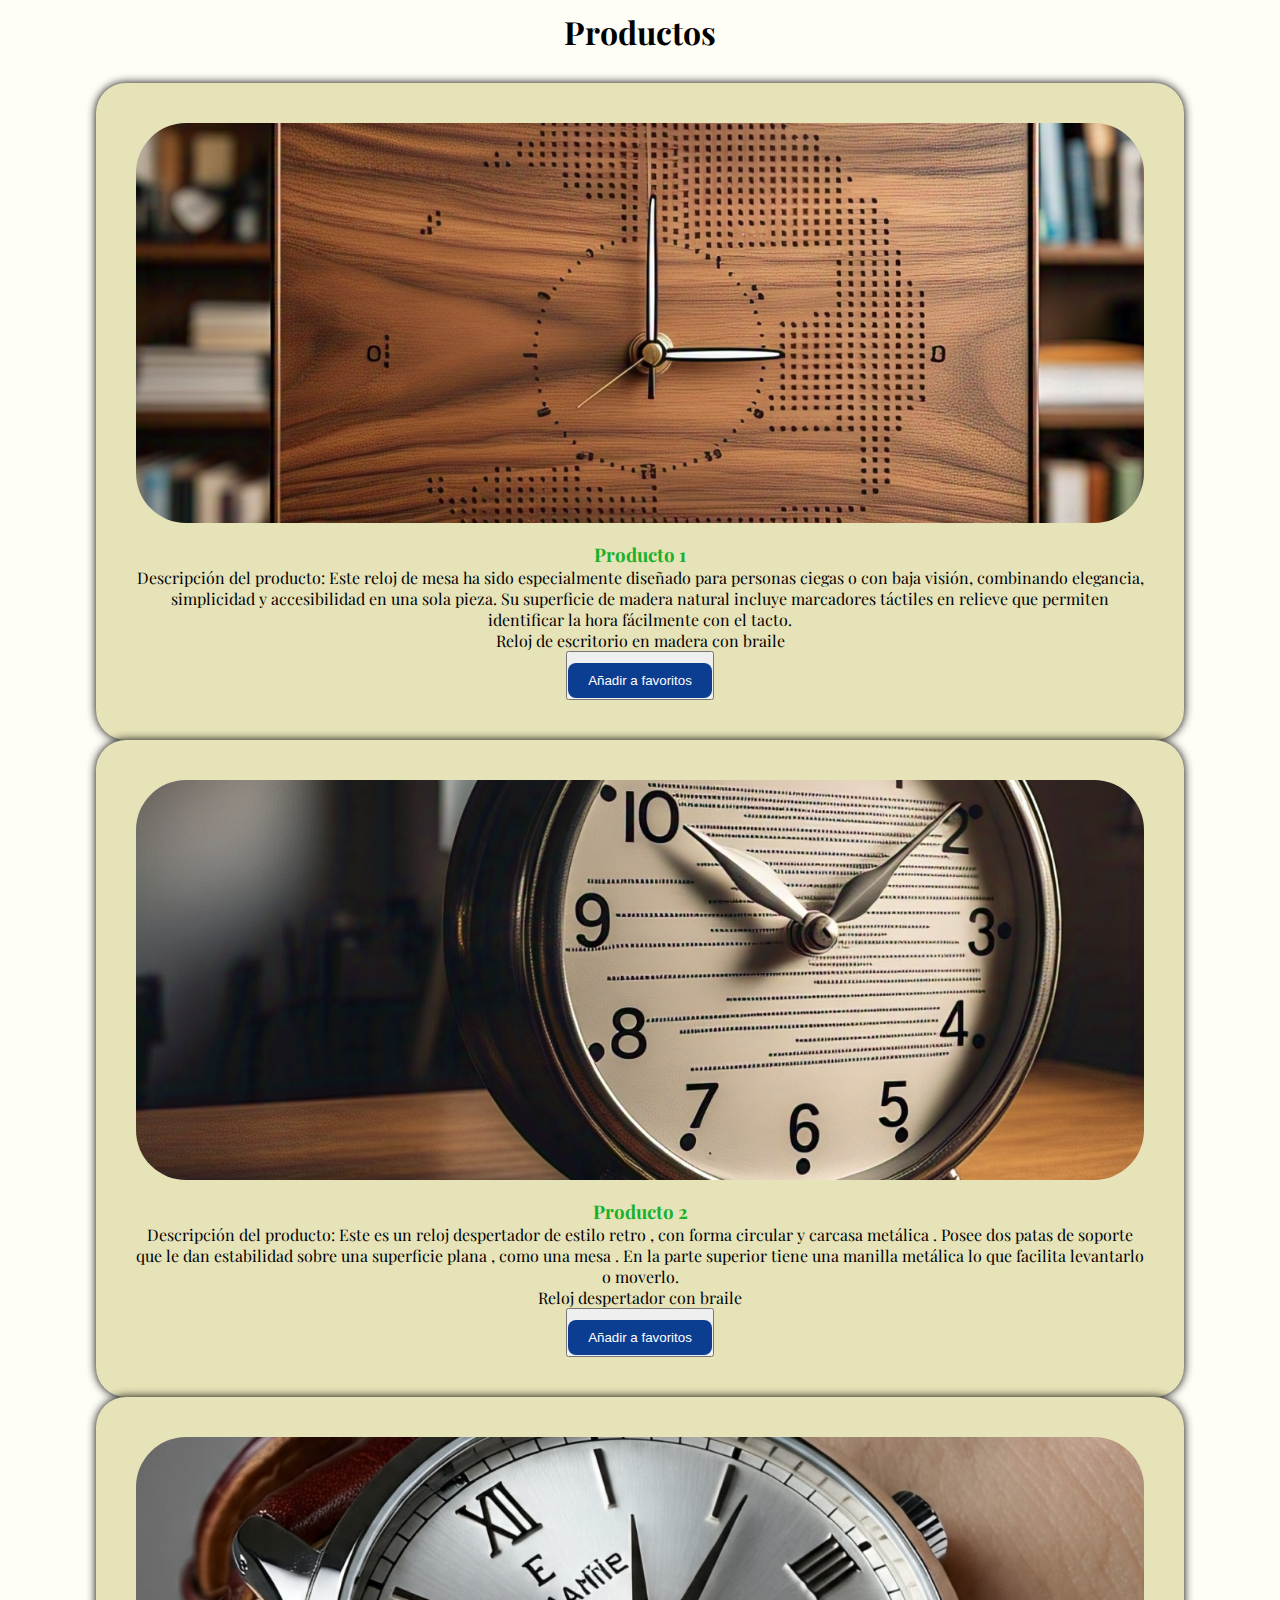
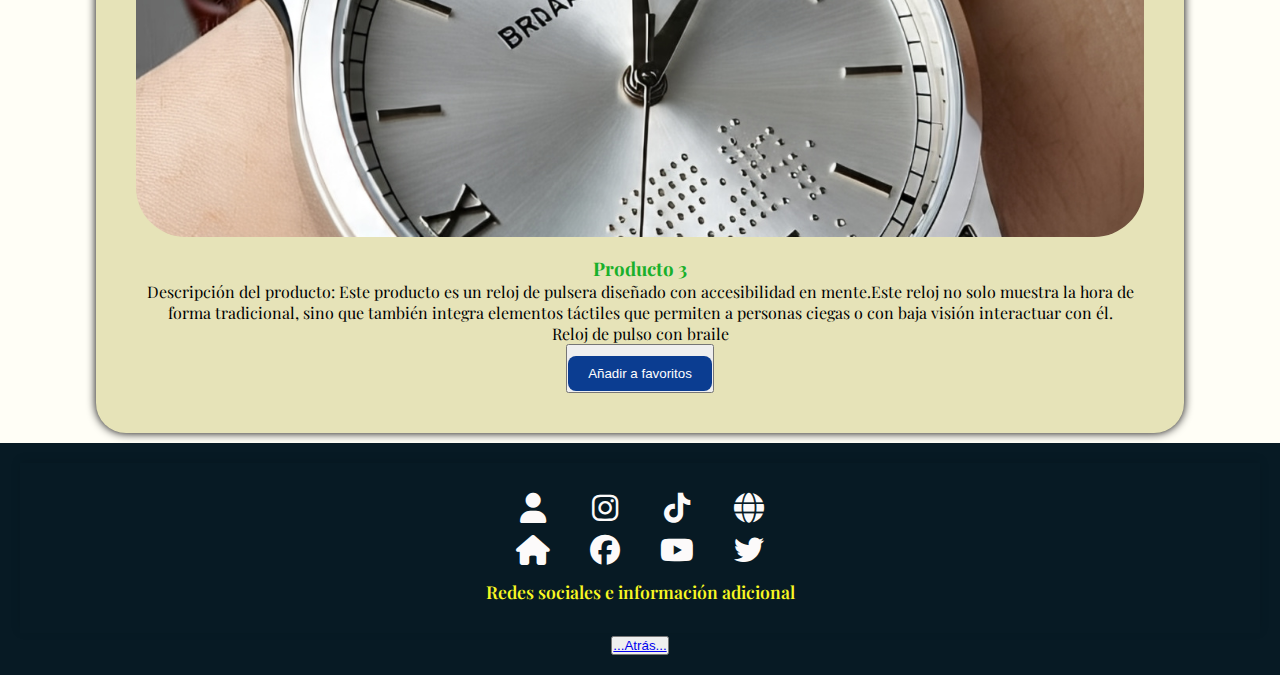
<file: Ciegos o invidentes.html>
<!DOCTYPE html>
<html lang="en">
<head>
    <meta charset="UTF-8">
    <meta name="viewport" content="width=device-width, initial-scale=1.0">
    <title>Ciegos o invidentes</title>
    <link rel="stylesheet" href="https://cdn.jsdelivr.net/npm/bootstrap-icons@1.11.3/font/bootstrap-icons.min.css">
    <link rel="stylesheet" href="style.css">
    <link rel="preconnect" href="https://fonts.googleapis.com">
    <link rel="preconnect" href="https://fonts.gstatic.com" crossorigin>
    <link href="https://fonts.googleapis.com/css2?family=Playfair+Display:ital,wght@0,400..900;1,400..900&display=swap" rel="stylesheet">
   <link rel="stylesheet" href="https://cdnjs.cloudflare.com/ajax/libs/font-awesome/6.5.0/css/all.min.css">
</head>
<body>
    <div class="container">
    <h2>Productos </h2>
      <div class="product">
        <img src="imagenes y videos click clock/IMG-20250408-WA0014.jpg" alt="Producto 1">
        <h3>Producto 1</h3>
        <p>Descripción del producto: Este reloj de mesa ha sido especialmente diseñado para personas ciegas o con baja visión, combinando elegancia, simplicidad y accesibilidad en una sola pieza. Su superficie de madera natural incluye marcadores táctiles en relieve que permiten identificar la hora fácilmente con el tacto.</p>
        <p>Reloj de escritorio en madera con braile</p>
        <button><a href="favoritos.html">Añadir a favoritos</a></button>
    </div>

    <div class="product">
        <img src="imagenes y videos click clock/IMG-20250408-WA0015.jpg" alt="Producto 2">
        <h3>Producto 2</h3>
        <p>Descripción del producto: Este es un reloj despertador de estilo retro , con forma circular y carcasa metálica . Posee dos patas de soporte que le dan estabilidad sobre una superficie plana , como una mesa . En la parte superior tiene una manilla metálica lo que facilita levantarlo o moverlo.</p>
        <p>Reloj despertador con braile</p>
        <button><a href="favoritos.html">Añadir a favoritos</a></button>
    </div>

    <div class="product">
        <img src="imagenes y videos click clock/braile.jpg" alt="Producto 3">
        <h3>Producto 3</h3>
        <p>Descripción del producto: Este producto es un reloj de pulsera diseñado con accesibilidad en mente.Este reloj no solo muestra la hora de forma tradicional, sino que también integra elementos táctiles que permiten a personas ciegas o con baja visión interactuar con él. </p>
        <p>Reloj de pulso con braile</p>
        <button><a href="favoritos.html">Añadir a favoritos</a></button>
    </div>
    </div>
    <footer> 
<section class="social-footer">
   <div class="icon-group">
    <div class="icon-column">
      <a href="perfil.html" title="Perfil"><i class="fas fa-user"></i></a>
      <a href="index.html" title="Inicio"><i class="fas fa-home"></i></a>
    </div>
    <div class="icon-column">
      <a href="https://instagram.com/" target="_blank" title="Instagram"><i class="fab fa-instagram"></i></a>
      <a href="https://www.facebook.com/enespanol/" target="_blank" title="Facebook"><i class="fab fa-facebook"></i></a>
    </div>
    <div class="icon-column">
      <a href="https://www.tiktok.com/es/" target="_blank" title="TikTok"><i class="fab fa-tiktok"></i></a>
      <a href="https://youtube.com/" target="_blank" title="YouTube"><i class="fab fa-youtube"></i></a>
    </div>
    <div class="icon-column">
      <a href=" https://www.apple.com/co/iphone/" target="_blank" title="Sitio web"><i class="fas fa-globe"></i></a>
      <a href="https://twitter.com/" target="_blank" title="Twitter"><i class="fab fa-twitter"></i></a>
    </div>
  </div>
  <p>Redes sociales e información adicional</p>
  </section>
        <button><a href="index.html">...Atrás...</a></button>
    </footer>
</body>
</html>
</file>
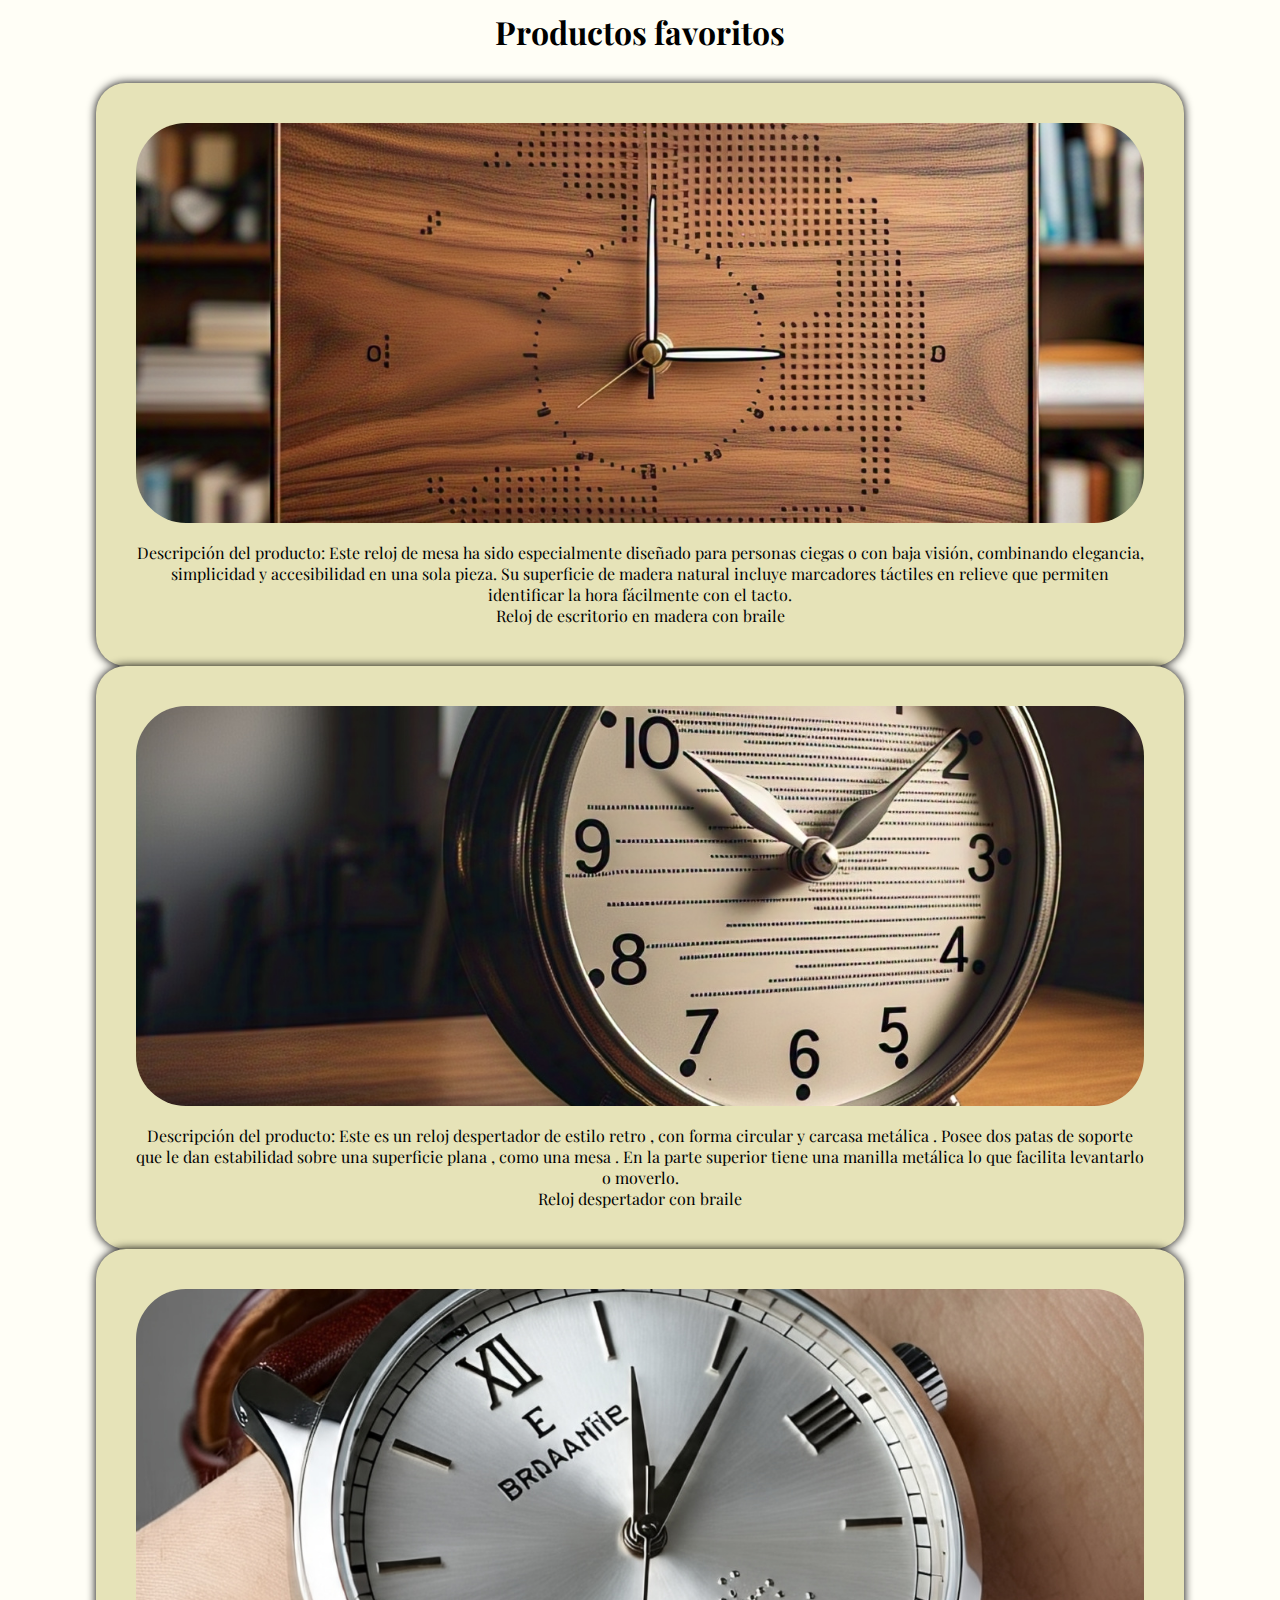
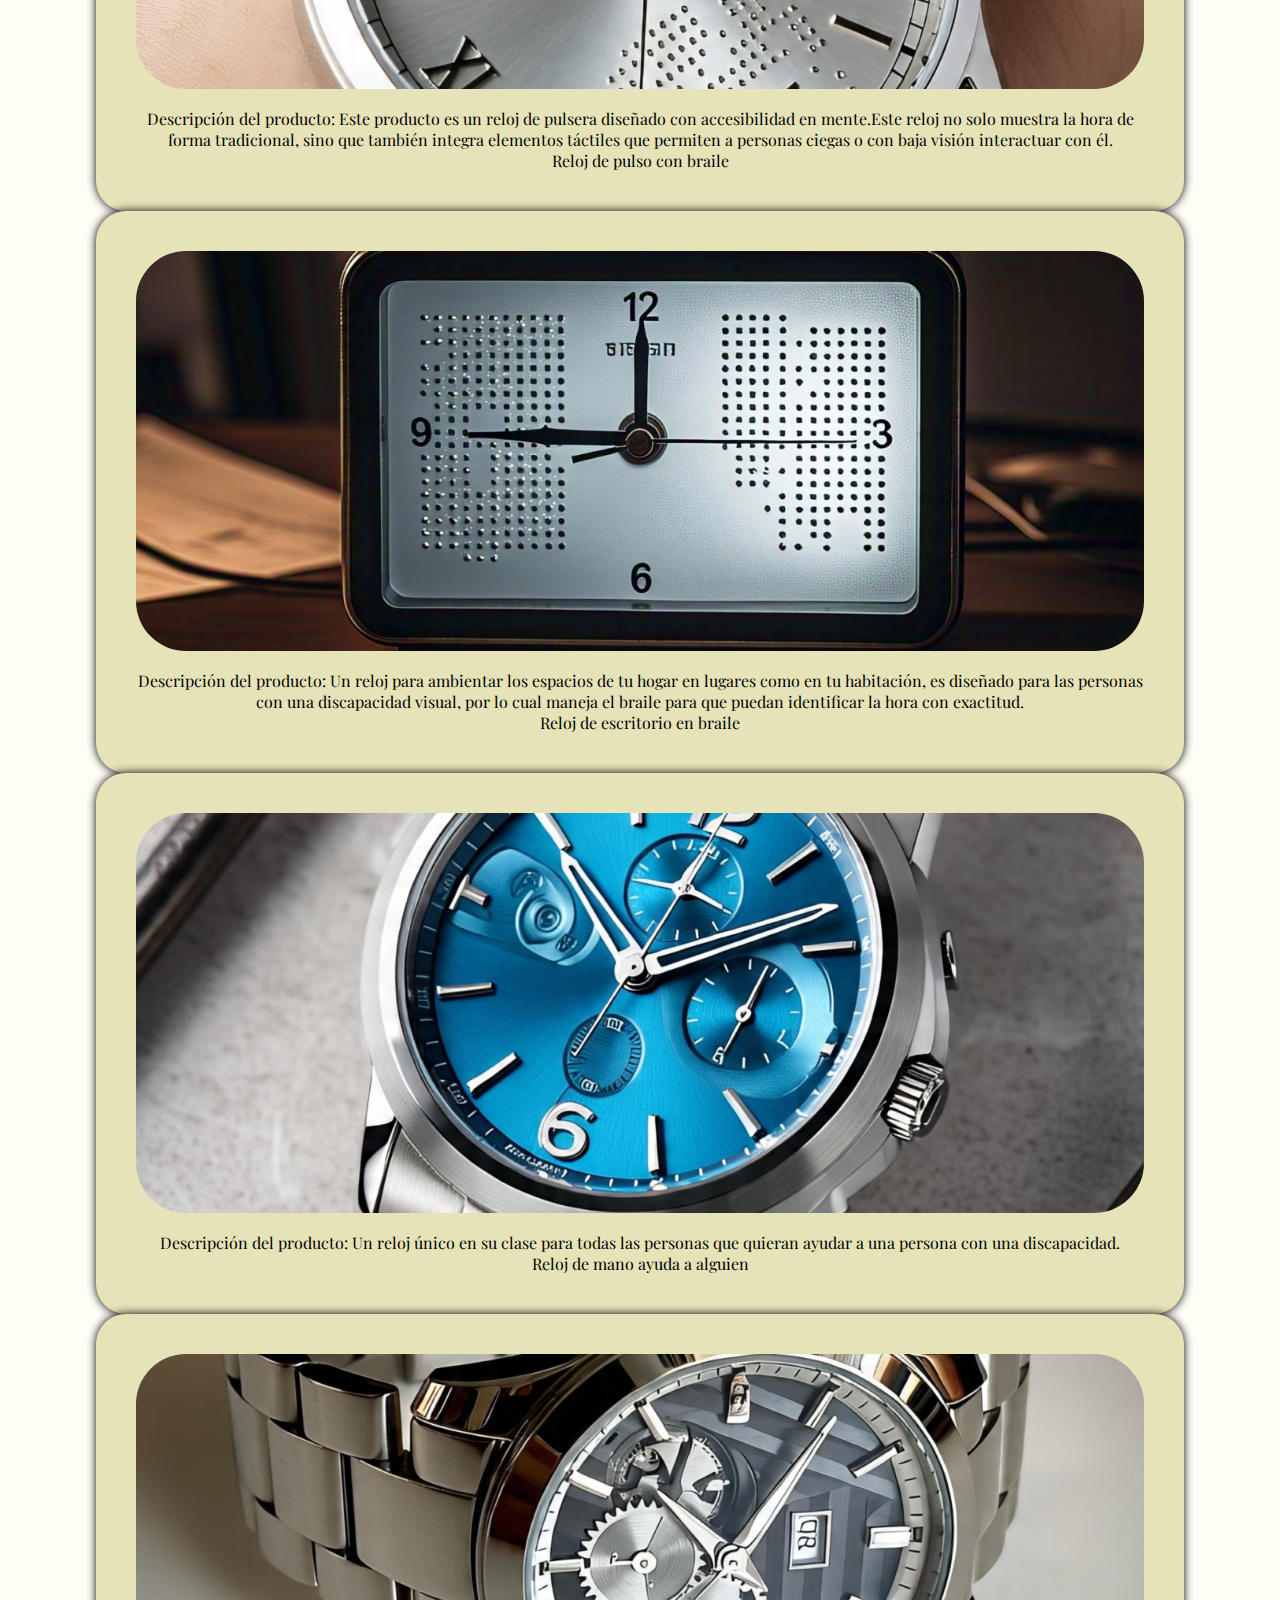
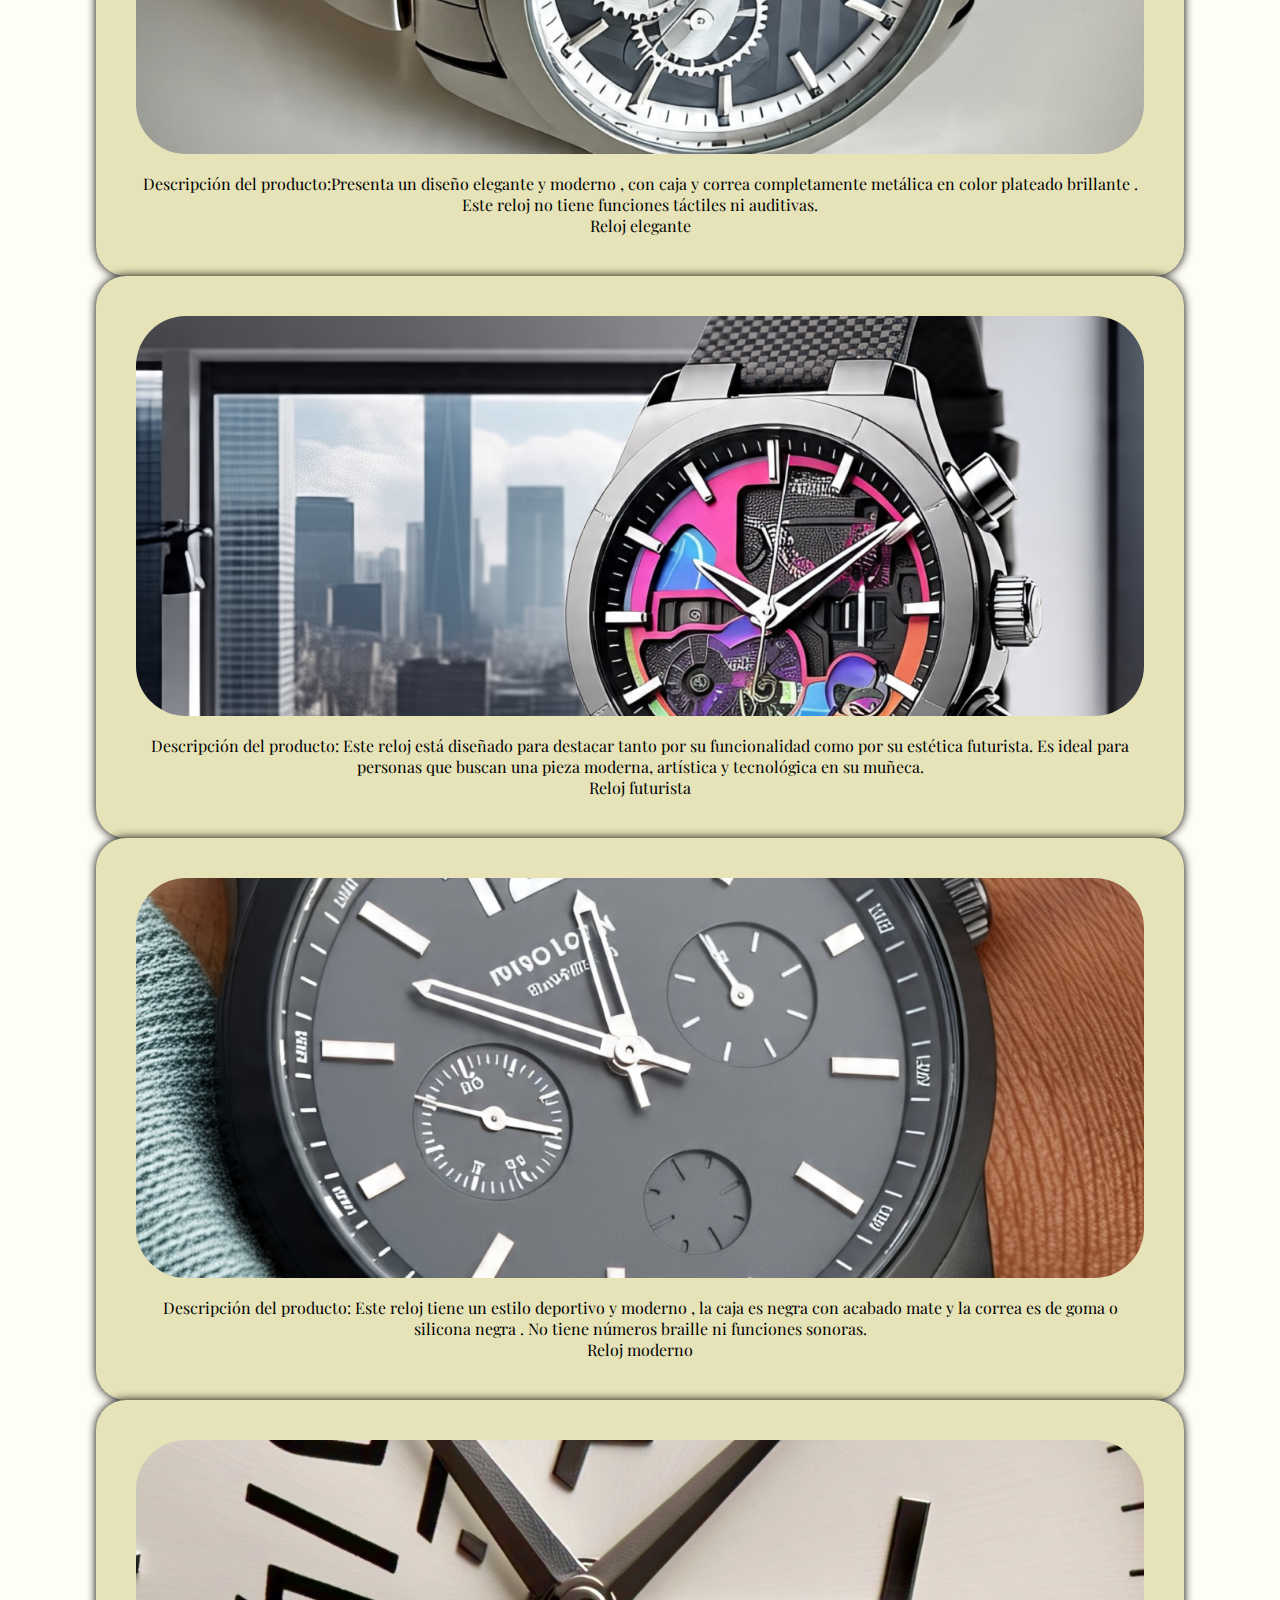
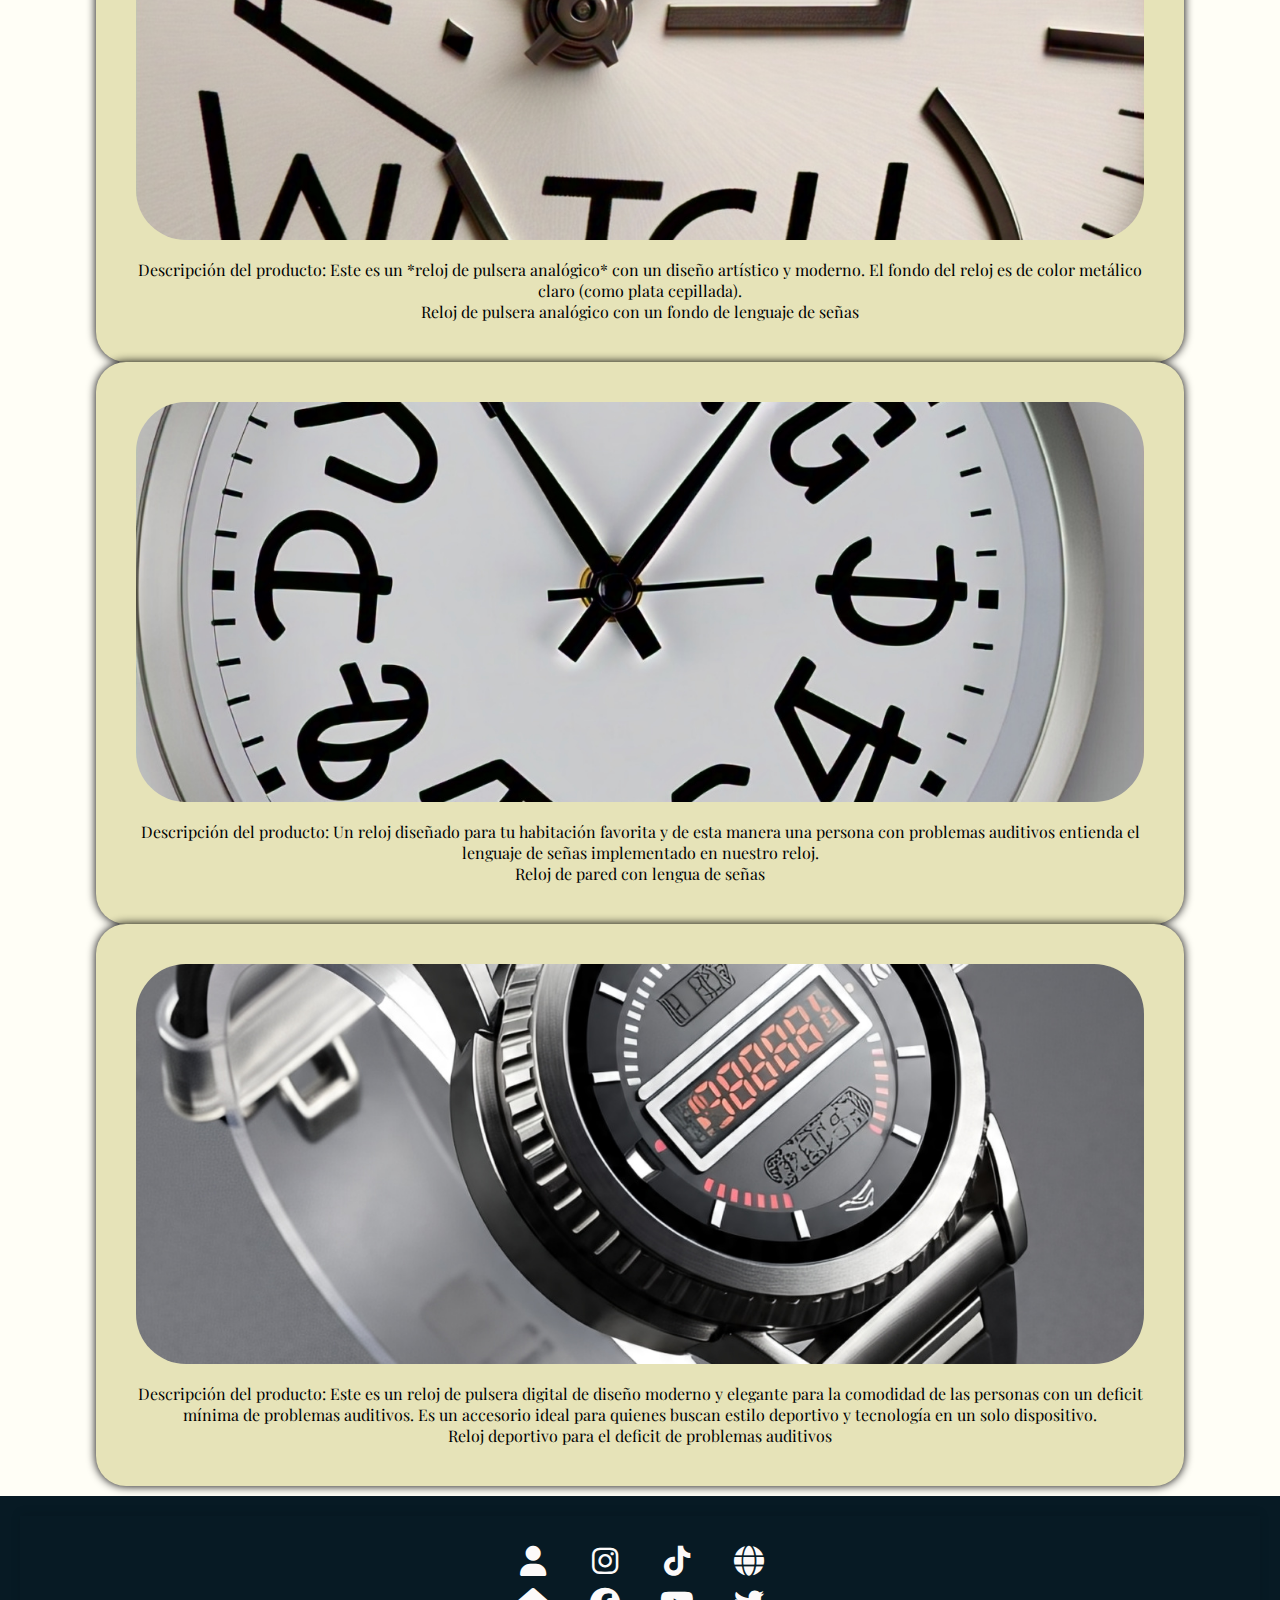
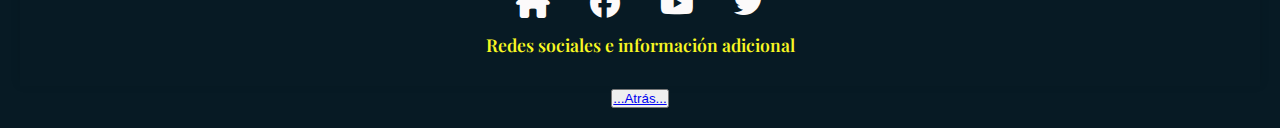
<file: favoritos.html>
<!DOCTYPE html>
<html lang="en">
<head>
    <meta charset="UTF-8">
    <meta name="viewport" content="width=device-width, initial-scale=1.0">
    <title>Favoritos</title>
    <link rel="stylesheet" href="https://cdn.jsdelivr.net/npm/bootstrap-icons@1.11.3/font/bootstrap-icons.min.css">
    <link rel="stylesheet" href="style.css">
    <link rel="preconnect" href="https://fonts.googleapis.com">
    <link rel="preconnect" href="https://fonts.gstatic.com" crossorigin>
    <link href="https://fonts.googleapis.com/css2?family=Playfair+Display:ital,wght@0,400..900;1,400..900&display=swap" rel="stylesheet">
   <link rel="stylesheet" href="https://cdnjs.cloudflare.com/ajax/libs/font-awesome/6.5.0/css/all.min.css">
</head>
<body>
    <div class="container">
    <h2>Productos favoritos </h2>
        <div class="product">
        <img src="imagenes y videos click clock/IMG-20250408-WA0014.jpg" alt="Producto 1">
        <p>Descripción del producto: Este reloj de mesa ha sido especialmente diseñado para personas ciegas o con baja visión, combinando elegancia, simplicidad y accesibilidad en una sola pieza. Su superficie de madera natural incluye marcadores táctiles en relieve que permiten identificar la hora fácilmente con el tacto.</p>
        <p>Reloj de escritorio en madera con braile</p>
    </div>
    <div class="product">
        <img src="imagenes y videos click clock/IMG-20250408-WA0015.jpg" alt="Producto 2">
        <p>Descripción del producto: Este es un reloj despertador de estilo retro , con forma circular y carcasa metálica . Posee dos patas de soporte que le dan estabilidad sobre una superficie plana , como una mesa . En la parte superior tiene una manilla metálica lo que facilita levantarlo o moverlo.</p>
        <p>Reloj despertador con braile</p>
    </div>
    <div class="product">
        <img src="imagenes y videos click clock/braile.jpg" alt="Producto 3">
        <p>Descripción del producto: Este producto es un reloj de pulsera diseñado con accesibilidad en mente.Este reloj no solo muestra la hora de forma tradicional, sino que también integra elementos táctiles que permiten a personas ciegas o con baja visión interactuar con él. </p>
        <p>Reloj de pulso con braile</p>
    </div>
    <div class="product">
        <img src="imagenes y videos click clock/IMG-20250408-WA0013.jpg" alt="Producto 1">
        <p>Descripción del producto: Un reloj para ambientar los espacios de tu hogar en lugares como en tu habitación, es diseñado para las personas con una discapacidad visual, por lo cual maneja el braile para que puedan identificar la hora con exactitud.</p>
        <p>Reloj de escritorio en braile</p>
    </div>
        <div class="product">
        <img src="imagenes y videos click clock/otro 1.jpg" alt="Producto 3">
        <p>Descripción del producto: Un reloj único en su clase para todas las personas que quieran ayudar a una persona con una discapacidad.</p>
        <p>Reloj de mano ayuda a alguien</p>
    </div>
          <div class="product">
        <img src="imagenes y videos click clock/otro2.jpg" alt="Producto 1">
        <p>Descripción del producto:Presenta un diseño elegante y moderno , con caja y correa completamente metálica en color plateado brillante . Este reloj no tiene funciones táctiles ni auditivas.</p>
        <p>Reloj elegante</p>
    </div>
    <div class="product">
        <img src="imagenes y videos click clock/otro4.jpg" alt="Producto 2">
        <p>Descripción del producto: Este reloj está diseñado para destacar tanto por su funcionalidad como por su estética futurista. Es ideal para personas que buscan una pieza moderna, artística y tecnológica en su muñeca.</p>
        <p>Reloj futurista</p>
    </div>
    <div class="product">
        <img src="imagenes y videos click clock/otro5.jpg" alt="Producto 3">
        <p>Descripción del producto: Este reloj tiene un estilo deportivo y moderno , la caja es negra con acabado mate y la correa es de goma o silicona negra . No tiene números braille ni funciones sonoras.</p>
        <p>Reloj moderno</p>
    </div>
    <div class="product">
        <img src="imagenes y videos click clock/IMG-20250408-WA0017.jpg" alt="Producto 1">
        <p>Descripción del producto: Este es un *reloj de pulsera analógico* con un diseño artístico y moderno. El fondo del reloj es de color metálico claro (como plata cepillada).</p>
        <p>Reloj de pulsera analógico con un fondo de lenguaje de señas</p>
    </div>
    <div class="product">
        <img src="imagenes y videos click clock/IMG-20250408-WA0016.jpg" alt="Producto 2">
        <p>Descripción del producto: Un reloj diseñado para tu habitación favorita y de esta manera una persona con problemas auditivos entienda el lenguaje de señas implementado en nuestro reloj.</p>
        <p>Reloj de pared con lengua de señas</p>
    </div>
    <div class="product">
        <img src="imagenes y videos click clock/otro3.jpg" alt="Producto 3">
        <p>Descripción del producto: Este es un reloj de pulsera digital de diseño moderno y elegante para la comodidad de las personas con un deficit mínima de problemas auditivos. Es un accesorio ideal para quienes buscan estilo deportivo y tecnología en un solo dispositivo.</p>
        <p>Reloj deportivo para el deficit de problemas auditivos</p>
    </div>
    </div>
    <footer> 
 <section class="social-footer">
   <div class="icon-group">
    <div class="icon-column">
      <a href="perfil.html" title="Perfil"><i class="fas fa-user"></i></a>
      <a href="index.html" title="Inicio"><i class="fas fa-home"></i></a>
    </div>
    <div class="icon-column">
      <a href="https://instagram.com/" target="_blank" title="Instagram"><i class="fab fa-instagram"></i></a>
      <a href="https://www.facebook.com/enespanol/" target="_blank" title="Facebook"><i class="fab fa-facebook"></i></a>
    </div>
    <div class="icon-column">
      <a href="https://www.tiktok.com/es/" target="_blank" title="TikTok"><i class="fab fa-tiktok"></i></a>
      <a href="https://youtube.com/" target="_blank" title="YouTube"><i class="fab fa-youtube"></i></a>
    </div>
    <div class="icon-column">
      <a href=" https://www.apple.com/co/iphone/" target="_blank" title="Sitio web"><i class="fas fa-globe"></i></a>
      <a href="https://twitter.com/" target="_blank" title="Twitter"><i class="fab fa-twitter"></i></a>
    </div>
  </div>
  <p>Redes sociales e información adicional</p>
  </section>
        <button><a href="index.html">...Atrás...</a></button>
    </footer>
</body>
</html>
</file>
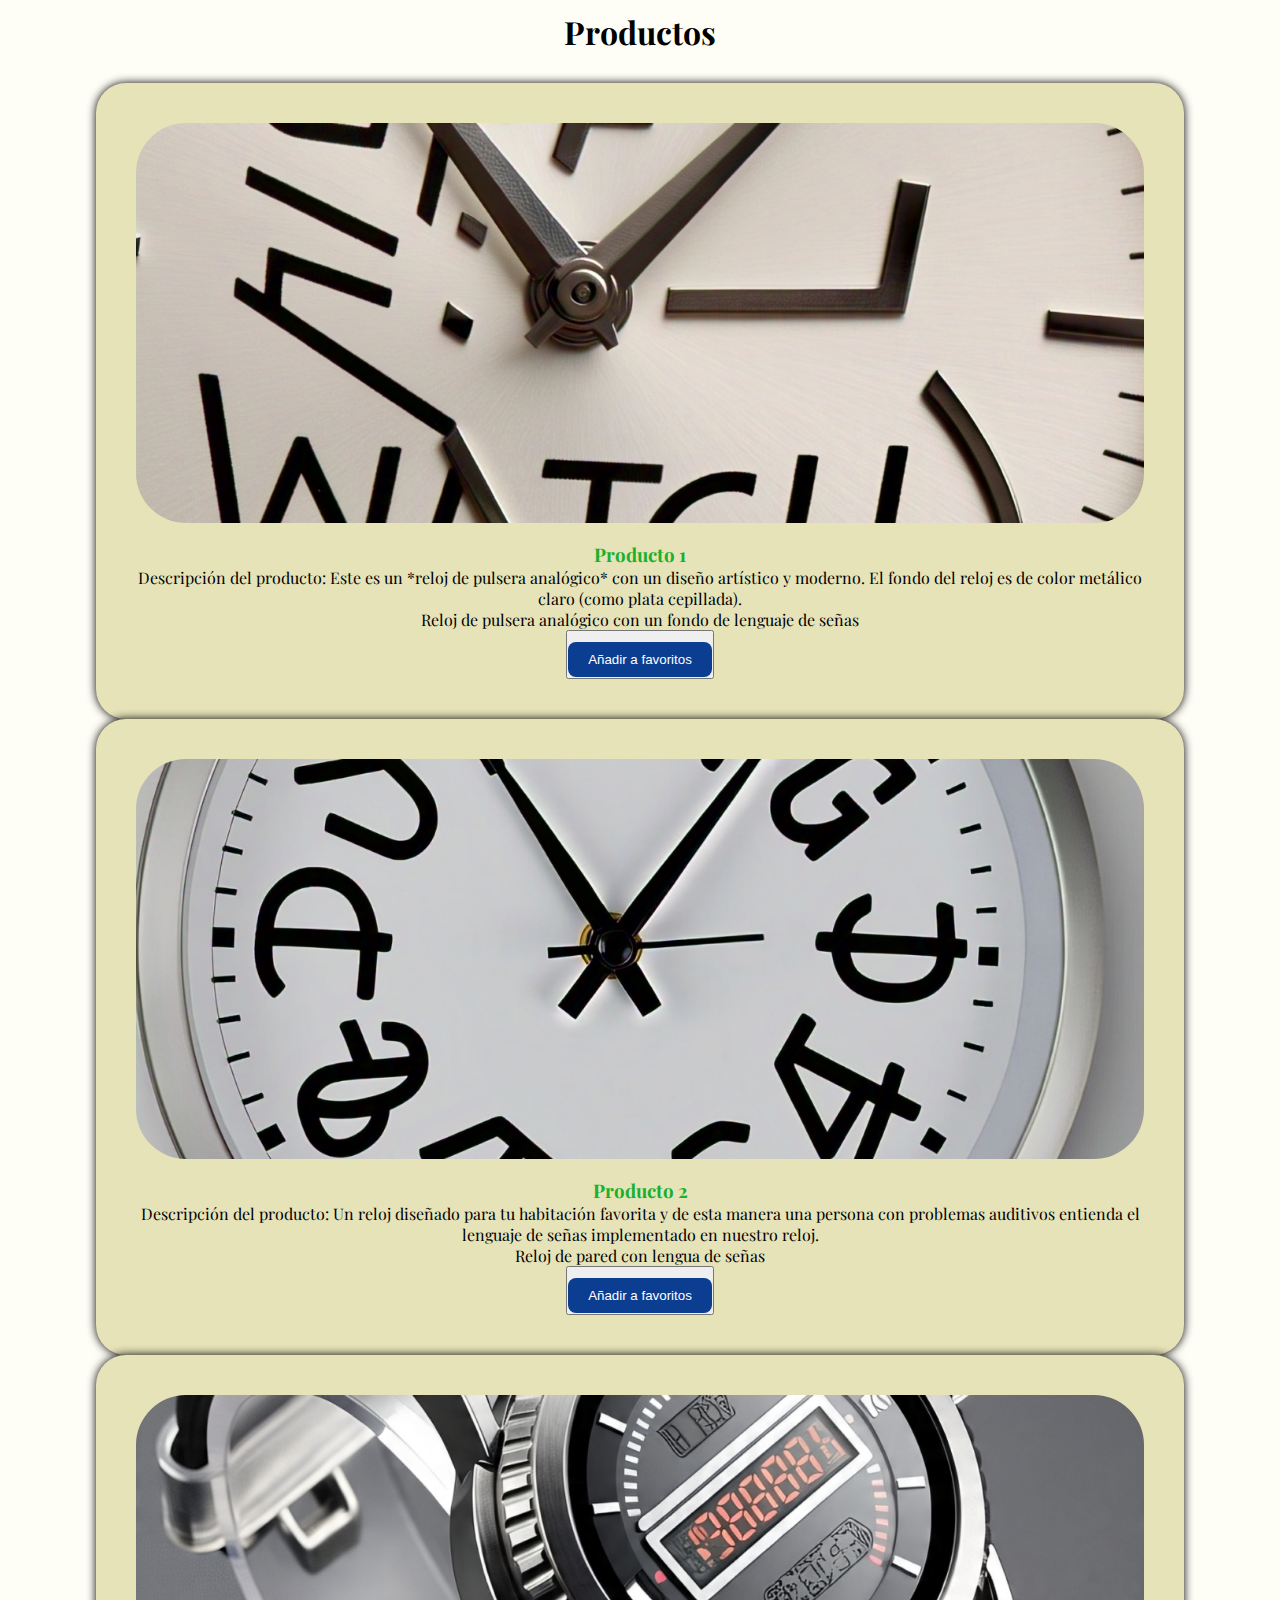
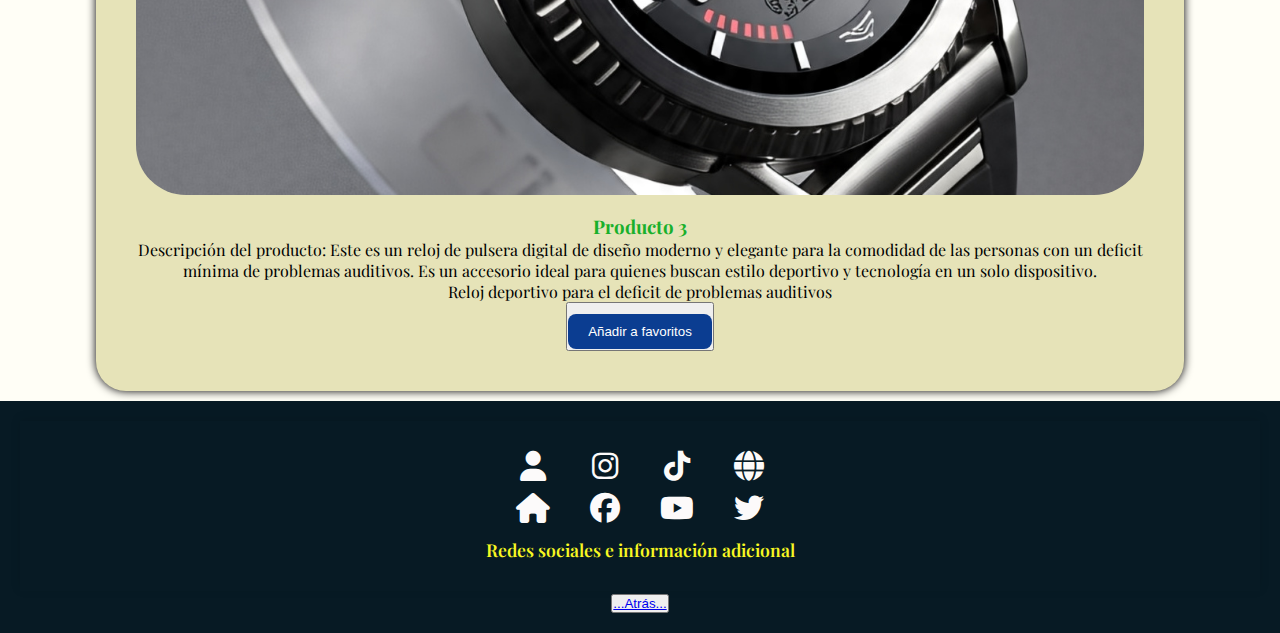
<file: o sordos.html>
<!DOCTYPE html>
<html lang="en">
<head>
    <meta charset="UTF-8">
    <meta name="viewport" content="width=device-width, initial-scale=1.0">
    <title>Mudos y/o sordos</title>
    <link rel="stylesheet" href="https://cdn.jsdelivr.net/npm/bootstrap-icons@1.11.3/font/bootstrap-icons.min.css">
    <link rel="stylesheet" href="style.css">
    <link rel="preconnect" href="https://fonts.googleapis.com">
    <link rel="preconnect" href="https://fonts.gstatic.com" crossorigin>
    <link href="https://fonts.googleapis.com/css2?family=Playfair+Display:ital,wght@0,400..900;1,400..900&display=swap" rel="stylesheet">
   <link rel="stylesheet" href="https://cdnjs.cloudflare.com/ajax/libs/font-awesome/6.5.0/css/all.min.css">
</head>
<body>
    <div class="container">
    <h2>Productos </h2>
      <div class="product">
        <img src="imagenes y videos click clock/IMG-20250408-WA0017.jpg" alt="Producto 1">
        <h3>Producto 1</h3>
        <p>Descripción del producto: Este es un *reloj de pulsera analógico* con un diseño artístico y moderno. El fondo del reloj es de color metálico claro (como plata cepillada).</p>
        <p>Reloj de pulsera analógico con un fondo de lenguaje de señas</p>
        <button><a href="favoritos.html">Añadir a favoritos</a></button>
    </div>

    <div class="product">
        <img src="imagenes y videos click clock/IMG-20250408-WA0016.jpg" alt="Producto 2">
        <h3>Producto 2</h3>
        <p>Descripción del producto: Un reloj diseñado para tu habitación favorita y de esta manera una persona con problemas auditivos entienda el lenguaje de señas implementado en nuestro reloj.</p>
        <p>Reloj de pared con lengua de señas</p>
        <button><a href="favoritos.html">Añadir a favoritos</a></button>
    </div>

    <div class="product">
        <img src="imagenes y videos click clock/otro3.jpg" alt="Producto 3">
        <h3>Producto 3</h3>
        <p>Descripción del producto: Este es un reloj de pulsera digital de diseño moderno y elegante para la comodidad de las personas con un deficit mínima de problemas auditivos. Es un accesorio ideal para quienes buscan estilo deportivo y tecnología en un solo dispositivo.</p>
        <p>Reloj deportivo para el deficit de problemas auditivos</p>
        <button><a href="favoritos.html">Añadir a favoritos</a></button>
    </div>
    </div>
    <footer> 
 <section class="social-footer">
   <div class="icon-group">
    <div class="icon-column">
      <a href="perfil.html" title="Perfil"><i class="fas fa-user"></i></a>
      <a href="index.html" title="Inicio"><i class="fas fa-home"></i></a>
    </div>
    <div class="icon-column">
      <a href="https://instagram.com/" target="_blank" title="Instagram"><i class="fab fa-instagram"></i></a>
      <a href="https://www.facebook.com/enespanol/" target="_blank" title="Facebook"><i class="fab fa-facebook"></i></a>
    </div>
    <div class="icon-column">
      <a href="https://www.tiktok.com/es/" target="_blank" title="TikTok"><i class="fab fa-tiktok"></i></a>
      <a href="https://youtube.com/" target="_blank" title="YouTube"><i class="fab fa-youtube"></i></a>
    </div>
    <div class="icon-column">
      <a href=" https://www.apple.com/co/iphone/" target="_blank" title="Sitio web"><i class="fas fa-globe"></i></a>
      <a href="https://twitter.com/" target="_blank" title="Twitter"><i class="fab fa-twitter"></i></a>
    </div>
  </div>
  <p>Redes sociales e información adicional</p>
  </section>
        <button><a href="index.html">...Atrás...</a></button>
    </footer>
</body>
</html>
</file>
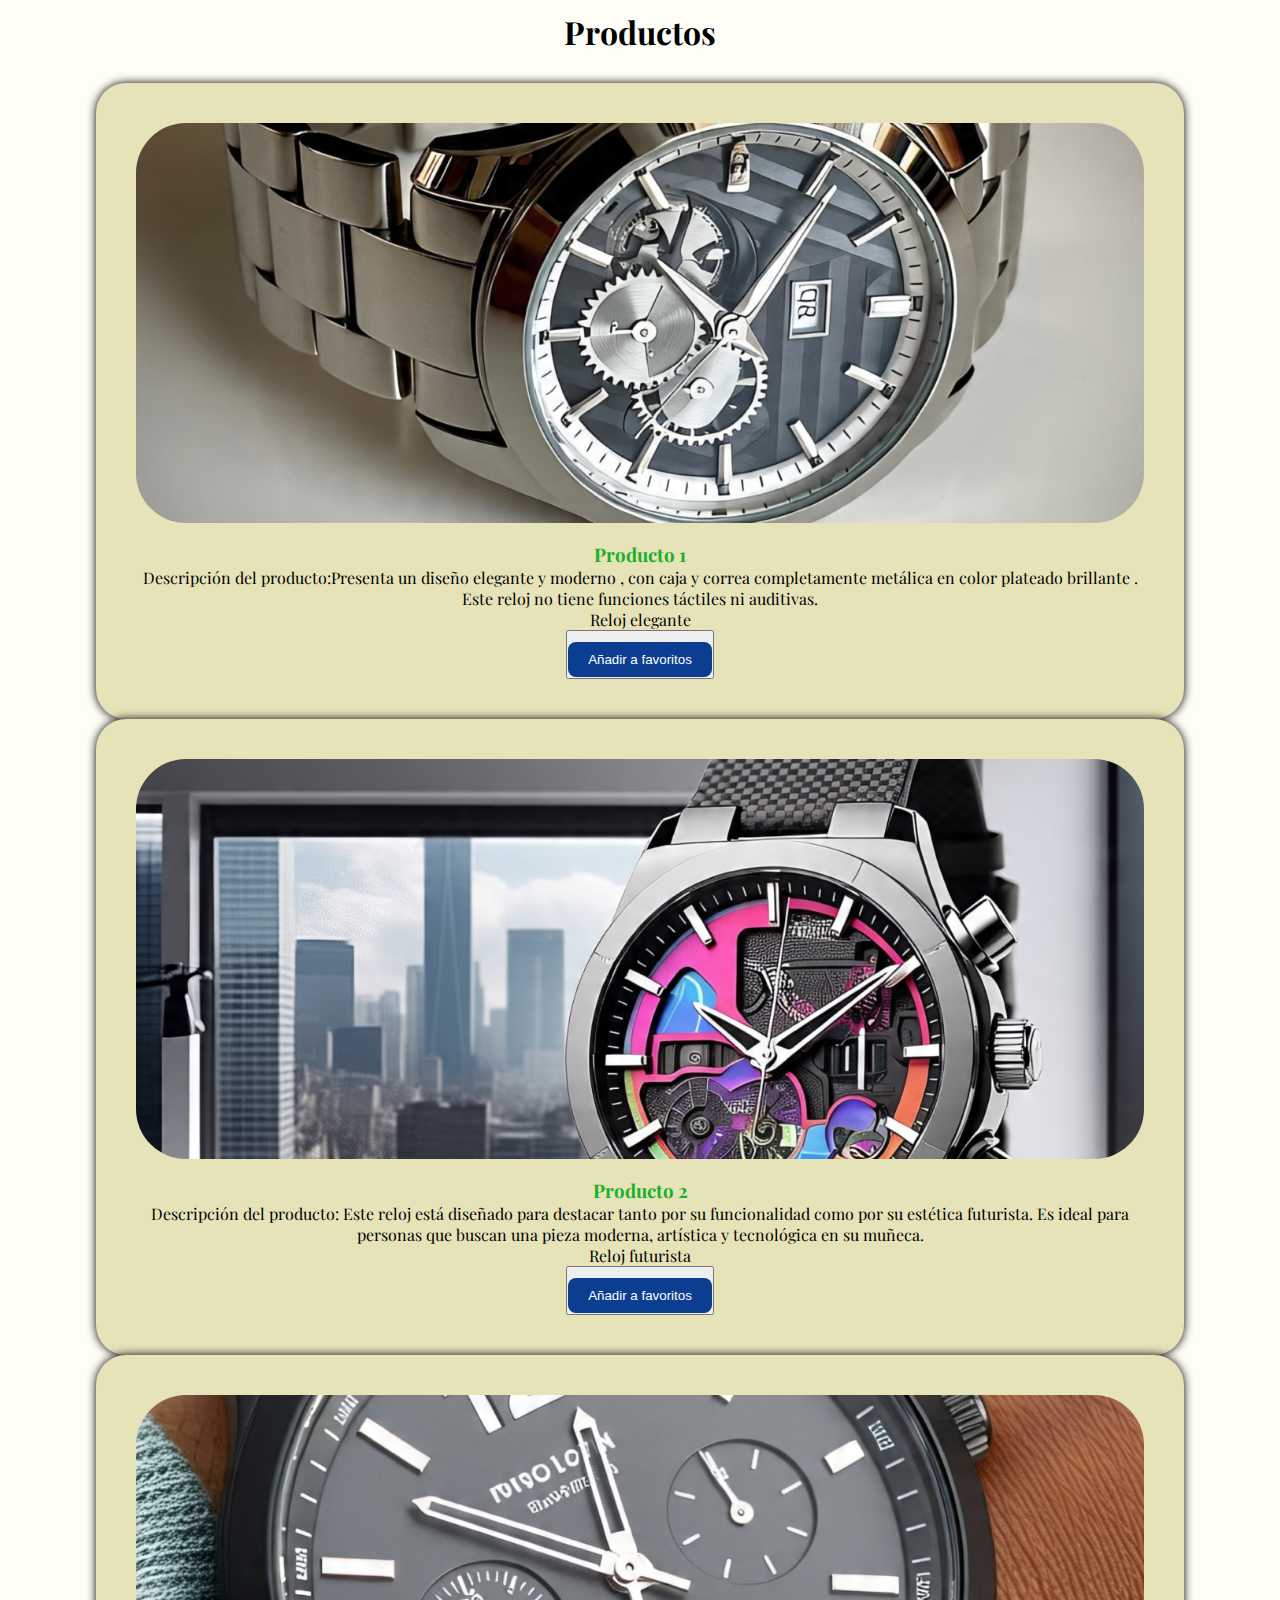
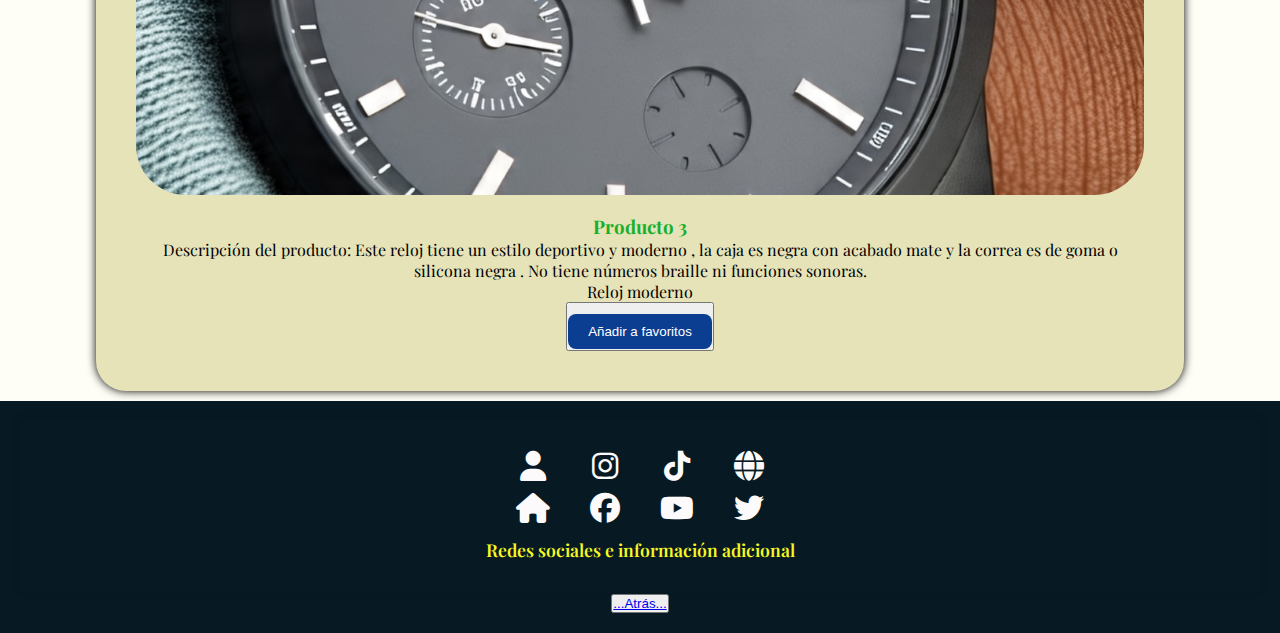
<file: Otros.html>
<!DOCTYPE html>
<html lang="en">
<head>
    <meta charset="UTF-8">
    <meta name="viewport" content="width=device-width, initial-scale=1.0">
    <title>Otros</title>
    <link rel="stylesheet" href="https://cdn.jsdelivr.net/npm/bootstrap-icons@1.11.3/font/bootstrap-icons.min.css">
    <link rel="stylesheet" href="style.css">
    <link rel="preconnect" href="https://fonts.googleapis.com">
    <link rel="preconnect" href="https://fonts.gstatic.com" crossorigin>
    <link href="https://fonts.googleapis.com/css2?family=Playfair+Display:ital,wght@0,400..900;1,400..900&display=swap" rel="stylesheet">
   <link rel="stylesheet" href="https://cdnjs.cloudflare.com/ajax/libs/font-awesome/6.5.0/css/all.min.css">
</head>
<body>
          <div class="container">
    <h2>Productos </h2>
      <div class="product">
        <img src="imagenes y videos click clock/otro2.jpg" alt="Producto 1">
        <h3>Producto 1</h3>
        <p>Descripción del producto:Presenta un diseño elegante y moderno , con caja y correa completamente metálica en color plateado brillante . Este reloj no tiene funciones táctiles ni auditivas.</p>
        <p>Reloj elegante</p>
        <button><a href="favoritos.html">Añadir a favoritos</a></button>
    </div>

    <div class="product">
        <img src="imagenes y videos click clock/otro4.jpg" alt="Producto 2">
        <h3>Producto 2</h3>
        <p>Descripción del producto: Este reloj está diseñado para destacar tanto por su funcionalidad como por su estética futurista. Es ideal para personas que buscan una pieza moderna, artística y tecnológica en su muñeca.</p>
        <p>Reloj futurista</p>
        <button><a href="favoritos.html">Añadir a favoritos</a></button>
    </div>

    <div class="product">
        <img src="imagenes y videos click clock/otro5.jpg" alt="Producto 3">
        <h3>Producto 3</h3>
        <p>Descripción del producto: Este reloj tiene un estilo deportivo y moderno , la caja es negra con acabado mate y la correa es de goma o silicona negra . No tiene números braille ni funciones sonoras.</p>
        <p>Reloj moderno</p>
        <button><a href="favoritos.html">Añadir a favoritos</a></button>
    </div>
    </div>    
    <footer> 
   <section class="social-footer">
   <div class="icon-group">
    <div class="icon-column">
      <a href="perfil.html" title="Perfil"><i class="fas fa-user"></i></a>
      <a href="index.html" title="Inicio"><i class="fas fa-home"></i></a>
    </div>
    <div class="icon-column">
      <a href="https://instagram.com/" target="_blank" title="Instagram"><i class="fab fa-instagram"></i></a>
      <a href="https://www.facebook.com/enespanol/" target="_blank" title="Facebook"><i class="fab fa-facebook"></i></a>
    </div>
    <div class="icon-column">
      <a href="https://www.tiktok.com/es/" target="_blank" title="TikTok"><i class="fab fa-tiktok"></i></a>
      <a href="https://youtube.com/" target="_blank" title="YouTube"><i class="fab fa-youtube"></i></a>
    </div>
    <div class="icon-column">
      <a href=" https://www.apple.com/co/iphone/" target="_blank" title="Sitio web"><i class="fas fa-globe"></i></a>
      <a href="https://twitter.com/" target="_blank" title="Twitter"><i class="fab fa-twitter"></i></a>
    </div>
  </div>
  <p>Redes sociales e información adicional</p>
  </section>
        <button><a href="index.html">...Atrás...</a></button>
    </footer>
</body>
</html>
</file>
<file: style.css>
/* Reset básico */
* {
    box-sizing: border-box;
    margin: 0;
    padding: 0;
}

/* Fuente base */
body {
    font-family: 'Playfair Display', serif;
    background: #fffef6;
    color: #000000; 
    display: flex;
    flex-direction: column;
    min-height: 100vh;
}
h3{
    color: #19b02b;
}
h1{
    color: #030202;
    font-size: 50px;/*Tipo zoom*/
    animation: zoom 2s infinite;
  }
  
  @keyframes zoom {
    0%, 100% {
      transform: scale(1);
    }
    50% {
      transform: scale(1.2);
    }
}
/* Encabezado */
.encabezado {
    background: linear-gradient(to right, #0e710e, #ffffff);
    width: 100%;
    padding: 5px;
    display: flex;
    flex-wrap: wrap;
    align-items: center;
    justify-content: space-between;
    box-shadow: 0 2px 10px rgb(0, 0, 0);
    animation: fadeInDown 2s ease-in-out;
}

.encabezado .imagenes img {
    width: 250px;
    height: 250px;
    border-radius: 50%;
    object-fit: cover;
    transition: transform 0.3s ease;
}

.encabezado .imagenes img:hover {
    transform: scale(1.1);
}

.container {
    width: 85%;
    margin: auto;
    padding: 10px 0;
    flex: 1;
}

.container h2 {
    text-align: center;
    font-size: 2em;
    margin-bottom: 30px;
}

.product {
    background: #e6e3b8;
    border-radius: 30px;
    padding: 40px;
    text-align: center;
    box-shadow: 0 0 10px rgb(0, 0, 0);
    transition: transform 0.3s ease;
    animation: fadeIn 1s ease;
}
    
.product:hover {
    transform: translateY(-5px);
}

.product img {
    width: 100%;
    max-height: 400px;
    object-fit: cover;
    border-radius: 50px;
    margin-bottom: 15px;
    animation: moverLadoALado 3s ease-in-out infinite;
}
@keyframes moverLadoALado {
  0%   { transform: translateX(0); }
  50%  { transform: translateX(10px); }
  100% { transform: translateX(0); }
}
/* Botones */
a.btn, .product button a {
    background-color: #0b3d91;
    color: white;
    padding: 10px 20px;
    text-decoration: none;
    border-radius: 8px;
    display: inline-block;
    margin-top: 10px;
    transition: background-color 0.3s ease, transform 0.3s ease;
    animation: moverLadoALado 3s ease-in-out infinite;
}
a.btn:hover, .product button a:hover {
    background-color: #062a63;
    transform: scale(1.05);
}
/* Video promocional */
.promocion video {
    width: 100%;
    height: auto;
    max-height: 500px;
    max-width: 1000px;
    display: block;
    margin: 20px auto;
    border-radius: 10px;
    box-shadow: 0 0 12px rgba(0,0,0,0.3);
  }

/* Footer */
footer {
    background: #071a24;
    color: white;
    text-align: center;
    padding: 20px;
    margin-top: auto;
}


/* Responsivo */
@media (max-width: 768px) {
    .encabezado {
        flex-direction: column;
        align-items: center;
        text-align: center;
    }

    .dropdown-content,
    .dropdown-contactos {
        position: static;
        width: 100%;
        box-shadow: none;
    }

    .product-list {
        grid-template-columns: 1fr;
    }

    .encabezado .imagenes img {
        width: 120px;
        height: 120px;
    }
}

.album-scroll {
    overflow-x: auto;
    white-space: nowrap;
    padding: 20px;
    background: #cf5353;
    border-radius: 12px;
    box-shadow: 0 2px 10px rgba(0,0,0,0.1);
    scroll-behavior: smooth;
}

.photo-track img {
    display: inline-block;
    height: 200px;
    margin-right: 10px;
    border-radius: 10px;
    transition: transform 0.3s ease;
}

.photo-track img:hover {
    transform: scale(1.1);
    cursor: pointer;
}

.slider {
    overflow: hidden;
    position: relative;
    width: 100%;
    background: #185520;
    padding: 10px;
}

.slide-track {
    display: flex;
    animation: scroll 20s linear infinite;
    gap: 10px;
}

.slide-track img {
    height: 180px;
    border-radius: 10px;
    flex-shrink: 0;
}

@keyframes scroll {
    0% {
        transform: translateX(0);
    }
    100% {
        transform: translateX(-50%);
    }
}

.menu-container {
    text-align: center;
    margin-top: 20px;
}

.menu-toggle {
    background: none;
    border: none;
    font-size: 5rem;
    cursor: pointer;
    color: #333;
    transition: transform 0.3s ease;
}

.menu-toggle:hover {
    transform: scale(1.1);
}

#dropdown-menu {
    margin-top: 10px;
    transition: max-height 0.4s ease, opacity 0.4s ease;
    overflow: hidden;
    max-height: 0;
    opacity: 0;
    pointer-events: none;
}

#dropdown-menu.show {
    max-height: 300px;
    opacity: 1;
    pointer-events: auto;
}

#dropdown-menu ul {
    background-color: #fff;
    padding: 20px;
    border-radius: 15px;
    box-shadow: 0 4px 12px rgba(0, 0, 0, 0.1);
    list-style: none;
}

#dropdown-menu ul li {
    margin: 15px 0;
}

#dropdown-menu ul li a {
    text-decoration: none;
    color: #ad0707;
    font-weight: bold;
    font-size: 1.1em;
    display: flex;
    align-items: center;
    gap: 8px;
    transition: color 0.3s ease;
}

#dropdown-menu ul li a:hover {
    color: #0b3d91;
}   
.social-footer {
    padding: 30px 20px;
    text-align: center;
    color: #333;
    font-family: 'Playfair Display', serif;
    box-shadow: 0 -2px 10px rgba(0, 0, 0, 0.1);
}

.icon-group {
    display: flex;
    justify-content: center;
    align-items: center;
    gap: 40px;
    flex-wrap: wrap;
    margin-bottom: 15px;
}

.icon-column {
    display: flex;
    flex-direction: column;
    align-items: center;
    gap: 12px;
}

.icon-column i {
    font-size: 30px;
    color: #fcfafa;
    transition: transform 0.3s ease;
    cursor: pointer;
}

.icon-column i:hover {
    transform: scale(1.2);
    color: #0b3d91;
}

.social-footer p {
    font-size: 1.1em;
    font-weight: 600;
    color: #f7f722;
}
.btn {
    background-color: #0b3d91;
    color: white;
    padding: 10px 20px;
    text-decoration: none;
    border-radius: 8px;
    display: inline-block;
    margin-top: 10px;
    transition: background-color 0.3s ease, transform 0.3s ease;
}
.btn:hover {
    background-color: #062a63;
    transform: scale(1.05);
}
/*precios*/
   .contenedor-productos {
      display: flex;
      gap: 20px;
      overflow-x: auto; /* Para que se desplace si no cabe en la pantalla */
    }

    .producto {
      background-color: rgb(236, 207, 109);
      padding: 20px;
      border-radius: 10px;
      box-shadow: 0 4px 10px rgba(0, 0, 0, 0.1);
      text-align: center;
      width: 195px;
      transition: transform 0.3s ease;
      flex-shrink: 0; /* Evita que se achiquen */
    }

    .producto:hover {
      transform: scale(1.05);
    }

    .precio-original {
      text-decoration: line-through;
      color: rgb(17, 13, 13);
      font-size: 25px;
    }

    .precio-descuento {
      display: none;
      color: red;
      font-weight: bold;
      font-size: 25px;
    }

    .producto:hover .precio-original {
      display: none;
    }

    .producto:hover .precio-descuento {
      display: block;
    }

    .producto h3 {
      margin-bottom: 10px;
      font-size: 25px;
    }
</file>
